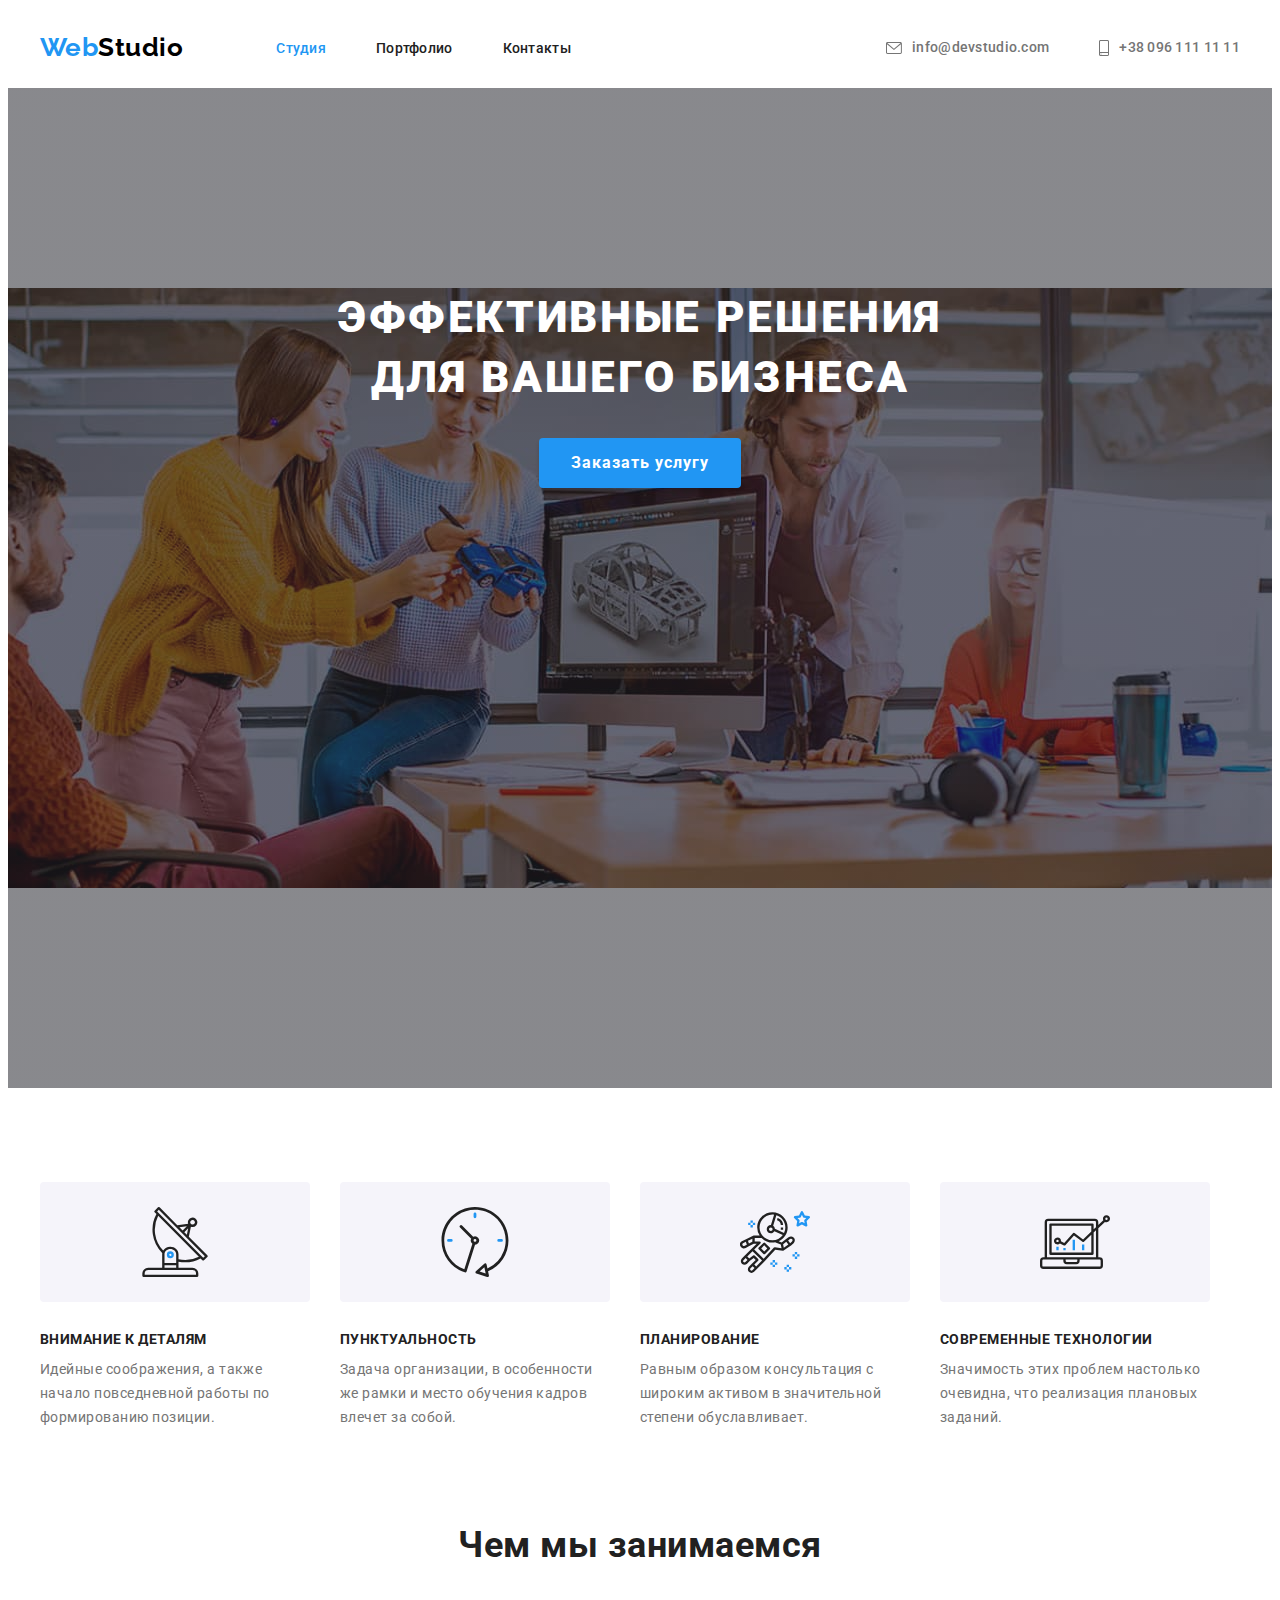
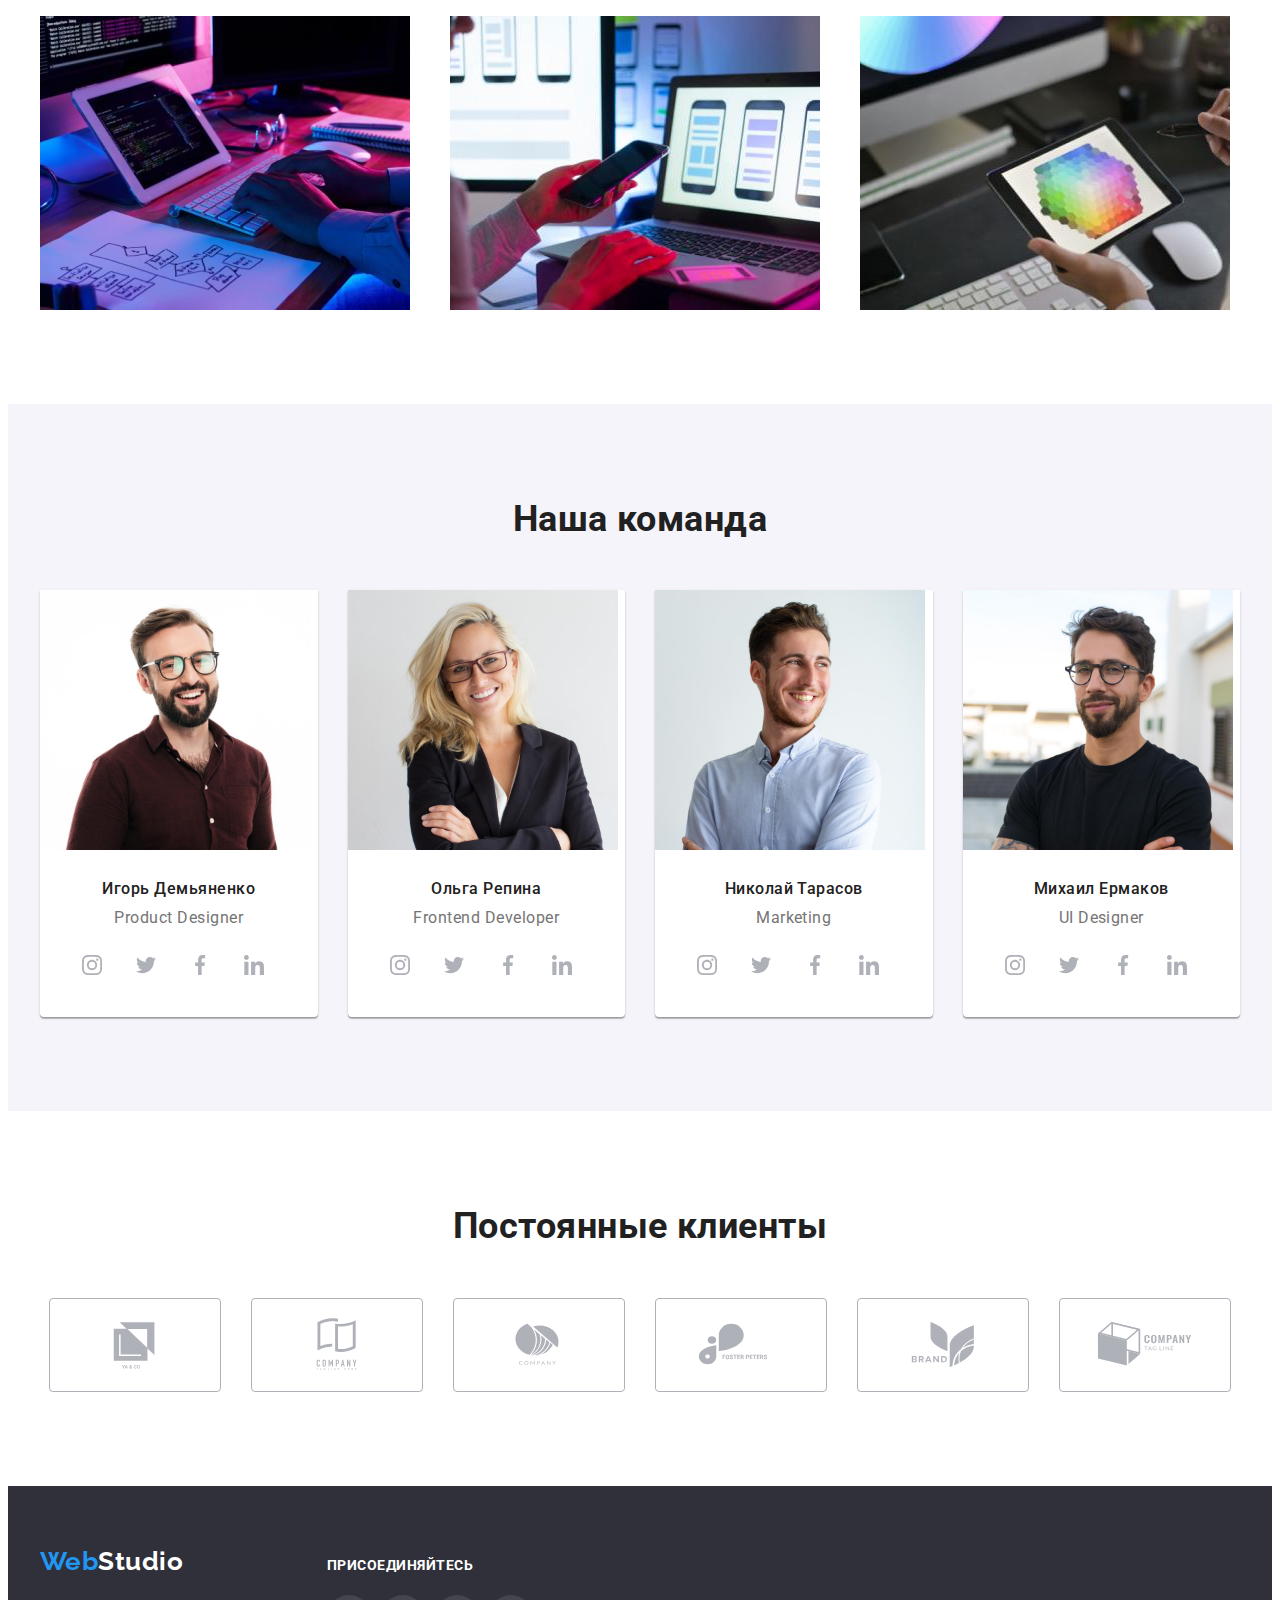
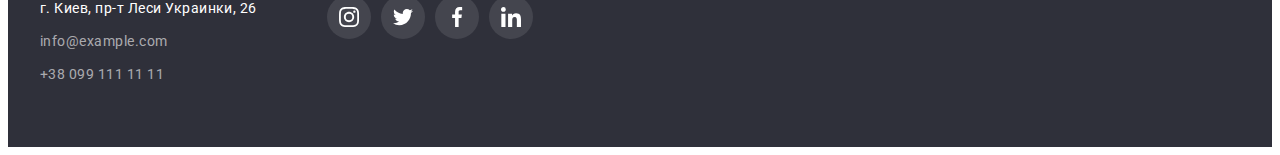
<file: index.html>
<!DOCTYPE html>
<html lang="ru">

<head class="hearde">
    <meta charset="UTF-8">
    <meta http-equiv="X-UA-Compatible" content="IE=edge">
    <meta name="viewport" content="width=device-width, initial-scale=1.0">
    <title>WebStudio</title>
    <link rel="preconnect" href="https://fonts.gstatic.com">
    <link href="https://fonts.googleapis.com/css2?family=Raleway:wght@700&family=Roboto:wght@400;500;700;900&display=swap"
          rel="stylesheet">
    <link rel="stylesheet" href="https://cdnjs.cloudflare.com/ajax/libs/modern-normalize/1.0.0/modern-normalize.min.css"
          integrity="sha512-ISS7cAi1PEhQ8jnbJpJZMd29NlhNj4AWYyLOSp2CE/CsHxTCu+r+t0D2yoJudVrd0/8fTVPUVDzY5Tvli75u/g=="
          crossorigin="anonymous" referrerpolicy="no-referrer" />
    <link rel="stylesheet" href="./css/style.css">
</head>

<body>
    <!--Шапка сайта-->
    <header>
      <div class="conteiner nav">
        <a class="logo" href="/">Web<span class="logo-header">Studio</span></a>
        <!--Навигация по сайту-->
        <nav class="navigation">
          <ul class="navigation-list pointkiller">
            <li class="item"><a href="" class="navigation-link active-page">Студия</a></li>
            <li class="item"><a href="./portfolio.html" class="navigation-link">Портфолио</a></li>
            <li class="item"><a href="" class="navigation-link">Контакты</a></li>
          </ul>
        </nav>
        <ul class="contacts pointkiller">
          <li class="item">
            <a class="contacts-link" href="mailto:info@devstudio.com" >
              <svg width="16" height="12" class="icon">
                <use href=./images/icons.svg#icon-envelope></use>
              </svg>
              info@devstudio.com
            </a>
          </li>
          <li class="item">
            <a class="contacts-link" href="tel:+380961111111">
              <svg width="10" height="16" class="icon">
                <use href=./images/icons.svg#icon-smartphone></use>
              </svg>
              +38 096 111 11 11
            </a>
          </li>
        </ul>
      </div>
    </header>
    <!--Контент-->
    <main>
        <!--Секция Герой-->
        <section class="hero">
          <h1 class="hero-title">Эффективные решения <br> для вашего бизнеса</h1>
          <button class="hero-button" type="button">Заказать услугу</button>
        </section>
        <!--Секция Преимущества-->
        <section class="section">
            <!-- <h2>Наши преимущества</h2> -->
          <div class="conteiner">
            <ul class="feature pointkiller">
              <li class="item ">
                <div class="feature-icon">
                  <svg width="70" height="70">
                    <use href=./images/icons.svg#icon-antenna></use>
                  </svg>
                </div>
                <h3 class="feature-title">Внимание к деталям</h3>
                <p class="feature-description">Идейные соображения, а также начало повседневной работы по формированию позиции.</p>
              </li>
              <li class="item">
                <div class="feature-icon">
                  <svg width="70" height="70">
                    <use href=./images/icons.svg#icon-clock></use>
                  </svg>
                </div>
                <h3 class="feature-title">Пунктуальность</h3>
                <p class="feature-description">Задача организации, в особенности же рамки и место обучения кадров влечет за собой.</p>
              </li>
              <li class="item">
                <div class="feature-icon">
                  <svg width="70" height="70">
                    <use href=./images/icons.svg#icon-astronaut></use>
                  </svg>
                </div>
                <h3 class="feature-title">Планирование</h3>
                <p class="feature-description">Равным образом консультация с широким активом в значительной степени обуславливает.</p>
              </li>
              <li class="item">
                <div class="feature-icon">
                  <svg width="70" height="70">
                    <use href=./images/icons.svg#icon-diagram></use>
                  </svg>
                </div>
                <h3 class="feature-title">Современные технологии</h3>
                <p class="feature-description">Значимость этих проблем настолько очевидна, что реализация плановых заданий.</p>
              </li>
            </ul>
        <!--Секция Чем мы занимаемся-->
            <h2 class="section-title">Чем мы занимаемся</h2>
            <ul class="work pointkiller">
              <li class="item">
                <a href="" class="work-link">
                <img class="work-img" src="./images/box1.jpg" alt="Изображение ноутбука с макетами"
                width="370" height="294"></a>
              </li>
              <li class="item">
                <a href="" class="work-link">
                <img class="work-img"  src="./images/box2.jpg" alt="Изображение ноутбука с макетами"
                width="370" height="294"></a>
              </li>
              <li class="item">
                <a href="" class="work-link">
                <img  class="work-img" src="./images/box3.jpg" alt="Изображение планшета с цветовой диаграммой"
                width="370" height="294"></a>
              </li>
            </ul>
          </div>
        </section>
        <!--Секция Наша команда-->
        <section class="section secondary">
          <div class="conteiner">
            <h2 class="section-title">Наша команда</h2>
            <ul class="team pointkiller">
              <li class="card">
                <img class="team-img" src="./images/tm1.jpg" alt="Фото Игоря Демьяненко" width="270" height="260">
                <div class="team-box">
                  <h3 class="team-title">Игорь Демьяненко</h3>
                  <p class="team-description">Product Designer</p>
                  <ul class="team-social pointkiller">
                    <li class="social">
                      <a href="" class="link" >
                        <svg width="20" height="20" class="icon" >
                          <use href=./images/icons.svg#icon-instagram></use>
                        </svg>
                      </a>
                    </li>
                    <li class="social">
                      <a href="" class="link">
                        <svg width="20" height="20" class="icon" >
                          <use href=./images/icons.svg#icon-twitter></use>
                        </svg>
                      </a>
                    </li>
                    <li class="social">
                      <a href="" class="link">
                        <svg width="20" height="20" class="icon" >
                          <use href=./images/icons.svg#icon-facebook></use>
                        </svg>
                      </a>
                    </li>
                    <li class="social">
                      <a href="" class="link">
                        <svg width="20" height="20" class="icon" >
                          <use href=./images/icons.svg#icon-linkedin></use>
                        </svg>
                      </a>
                    </li>
                  </ul>
                </div>
              </li>
              <li class="card">
                <img class="team-img" src="./images/tm2.jpg" alt="Фото Ольги Репиной" width="270" height="260">
                  <div class="team-box">
                    <h3 class="team-title">Ольга Репина</h3>
                    <p class="team-description">Frontend Developer</p>
                    <ul class="team-social pointkiller">
                      <li class="social">
                        <a href="" class="link">
                          <svg width="20" height="20" class="icon">
                            <use href=./images/icons.svg#icon-instagram></use>
                          </svg>
                        </a>
                      </li>
                      <li class="social">
                        <a href="" class="link">
                          <svg width="20" height="20" class="icon">
                            <use href=./images/icons.svg#icon-twitter></use>
                          </svg>
                        </a>
                      </li>
                      <li class="social">
                        <a href="" class="link">
                          <svg width="20" height="20" class="icon">
                            <use href=./images/icons.svg#icon-facebook></use>
                          </svg>
                        </a>
                      </li>
                      <li class="social">
                        <a href="" class="link">
                          <svg width="20" height="20" class="icon">
                            <use href=./images/icons.svg#icon-linkedin></use>
                          </svg>
                        </a>
                      </li>
                    </ul>
                  </div>
              </li>
              <li class="card">
                    <img class="team-img" src="./images/tm3.jpg" alt="Фото Николая Тарасова" width="270" height="260">
                    <div class="team-box">
                      <h3 class="team-title">Николай Тарасов</h3>
                      <p class="team-description">Marketing</p>
                      <ul class="team-social pointkiller">
                        <li class="social">
                          <a href="" class="link">
                            <svg width="20" height="20" class="icon">
                              <use href=./images/icons.svg#icon-instagram></use>
                            </svg>
                          </a>
                        </li>
                        <li class="social">
                          <a href="" class="link">
                            <svg width="20" height="20" class="icon">
                              <use href=./images/icons.svg#icon-twitter></use>
                            </svg>
                          </a>
                        </li>
                        <li class="social">
                          <a href="" class="link">
                            <svg width="20" height="20" class="icon">
                              <use href=./images/icons.svg#icon-facebook></use>
                            </svg>
                          </a>
                        </li>
                        <li class="social">
                            <a href="" class="link">
                              <svg width="20" height="20" class="icon">
                                <use href=./images/icons.svg#icon-linkedin></use>
                              </svg>
                            </a>
                        </li>
                      </ul>
                    </div>
              </li>
              <li class="card">
                        <img class="team-img" src="./images/tm4.jpg" alt="Фото Михаила Ермакова" width="270" height="260">
                        <div class="team-box">
                          <h3 class="team-title">Михаил Ермаков</h3>
                          <p class="team-description">UI Designer</p>
                        <ul class="team-social pointkiller">
                          <li class="social">
                            <a href="" class="link">
                              <svg width="20" height="20" class="icon">
                                <use href=./images/icons.svg#icon-instagram></use>
                              </svg>
                            </a>
                          </li>
                          <li class="social">
                            <a href="" class="link">
                              <svg width="20" height="20" class="icon">
                                <use href=./images/icons.svg#icon-twitter></use>
                              </svg>
                            </a>
                          </li>
                          <li class="social">
                            <a href="" class="link">
                              <svg width="20" height="20" class="icon">
                                <use href=./images/icons.svg#icon-facebook></use>
                              </svg>
                            </a>
                          </li>
                          <li class="social">
                            <a href="" class="link">
                              <svg width="20" height="20" class="icon">
                                <use href=./images/icons.svg#icon-linkedin></use>
                              </svg>
                            </a>
                          </li>
                        </ul>
                    </div>
              </li>
            </ul>
          </div>
        </section>
        <!--Секция Постоянные клиенты-->
        <section class="section" >
          <div class="conteiner">
            <h2 class="section-title">Постоянные клиенты</h2>
              <ul class="clients pointkiller">
                <li class="item">
                  <a href="" class="clients-link">
                    <svg width="106" height="60" class="icon">
                      <use href=./images/icons.svg#icon-Client1></use>
                    </svg>
                  </a>
                </li>
                <li class="item">
                  <a href="" class="clients-link">
                    <svg width="106" height="60" class="icon">
                      <use href=./images/icons.svg#icon-Client2></use>
                    </svg>
                  </a>
                </li>
                <li class="item">
                  <a href="" class="clients-link">
                    <svg width="106" height="60" class="icon">
                      <use href=./images/icons.svg#icon-Client3></use>
                    </svg>
                  </a>
                </li>
                <li class="item">
                  <a href="" class="clients-link">
                    <svg width="106" height="60" class="icon">
                      <use href=./images/icons.svg#icon-Client4></use>
                    </svg>
                  </a>
                </li>
                <li class="item">
                  <a href="" class="clients-link">
                    <svg width="106" height="60" class="icon">
                      <use href=./images/icons.svg#icon-Client5></use>
                    </svg>
                  </a>
                </li>
                <li class="item">
                  <a href="" class="clients-link">
                    <svg width="106" height="60" class="icon">
                      <use href=./images/icons.svg#icon-Client6></use>
                    </svg>
                  </a>
                </li>
              </ul>
          </div>
        </section>
    </main>
    <!--Подвал-->
    <footer class="footer">
      <div class="conteiner box">
        <div class="address-box">
          <a class="logo bottom pointkiller" href="/">Web<span class="logo-footer">Studio</span></a>
          <address class="address">
              <p class="address-text">г. Киев, пр-т Леси Украинки, 26</p>
              <ul class="address-list pointkiller">
                  <li><a href="mailto:info@example.com" class="address-link">info@example.com</a></li>
                  <li><a href="tel:+380991111111" class="address-link">+38 099 111 11 11</a></li>
              </ul>
          </address>
        </div>
        <div class="join-box">
          <h2 class="join">Присоединяйтесь</h2>
          <ul class="join-list pointkiller">
            <li class="join-social">
              <a href="" class="link">
                <svg width="20" height="20" class="icon">
                  <use href=./images/icons.svg#icon-instagram></use>
                </svg>
              </a>
            </li>
            <li class="join-social">
              <a href="" class="link">
                <svg width="20" height="20" class="icon">
                  <use href=./images/icons.svg#icon-twitter></use>
                </svg>
              </a>
            </li>
            <li class="join-social">
              <a href="" class="link">
                <svg width="20" height="20" class="icon">
                  <use href=./images/icons.svg#icon-facebook></use>
                </svg>
              </a>
            </li>
            <li class="join-social">
              <a href="" class="link">
                <svg width="20" height="20" class="icon">
                  <use href=./images/icons.svg#icon-linkedin></use>
                </svg>
              </a>
            </li>
          </ul>
        </div>
      </div>
    </footer>
</body>
</html>
</file>
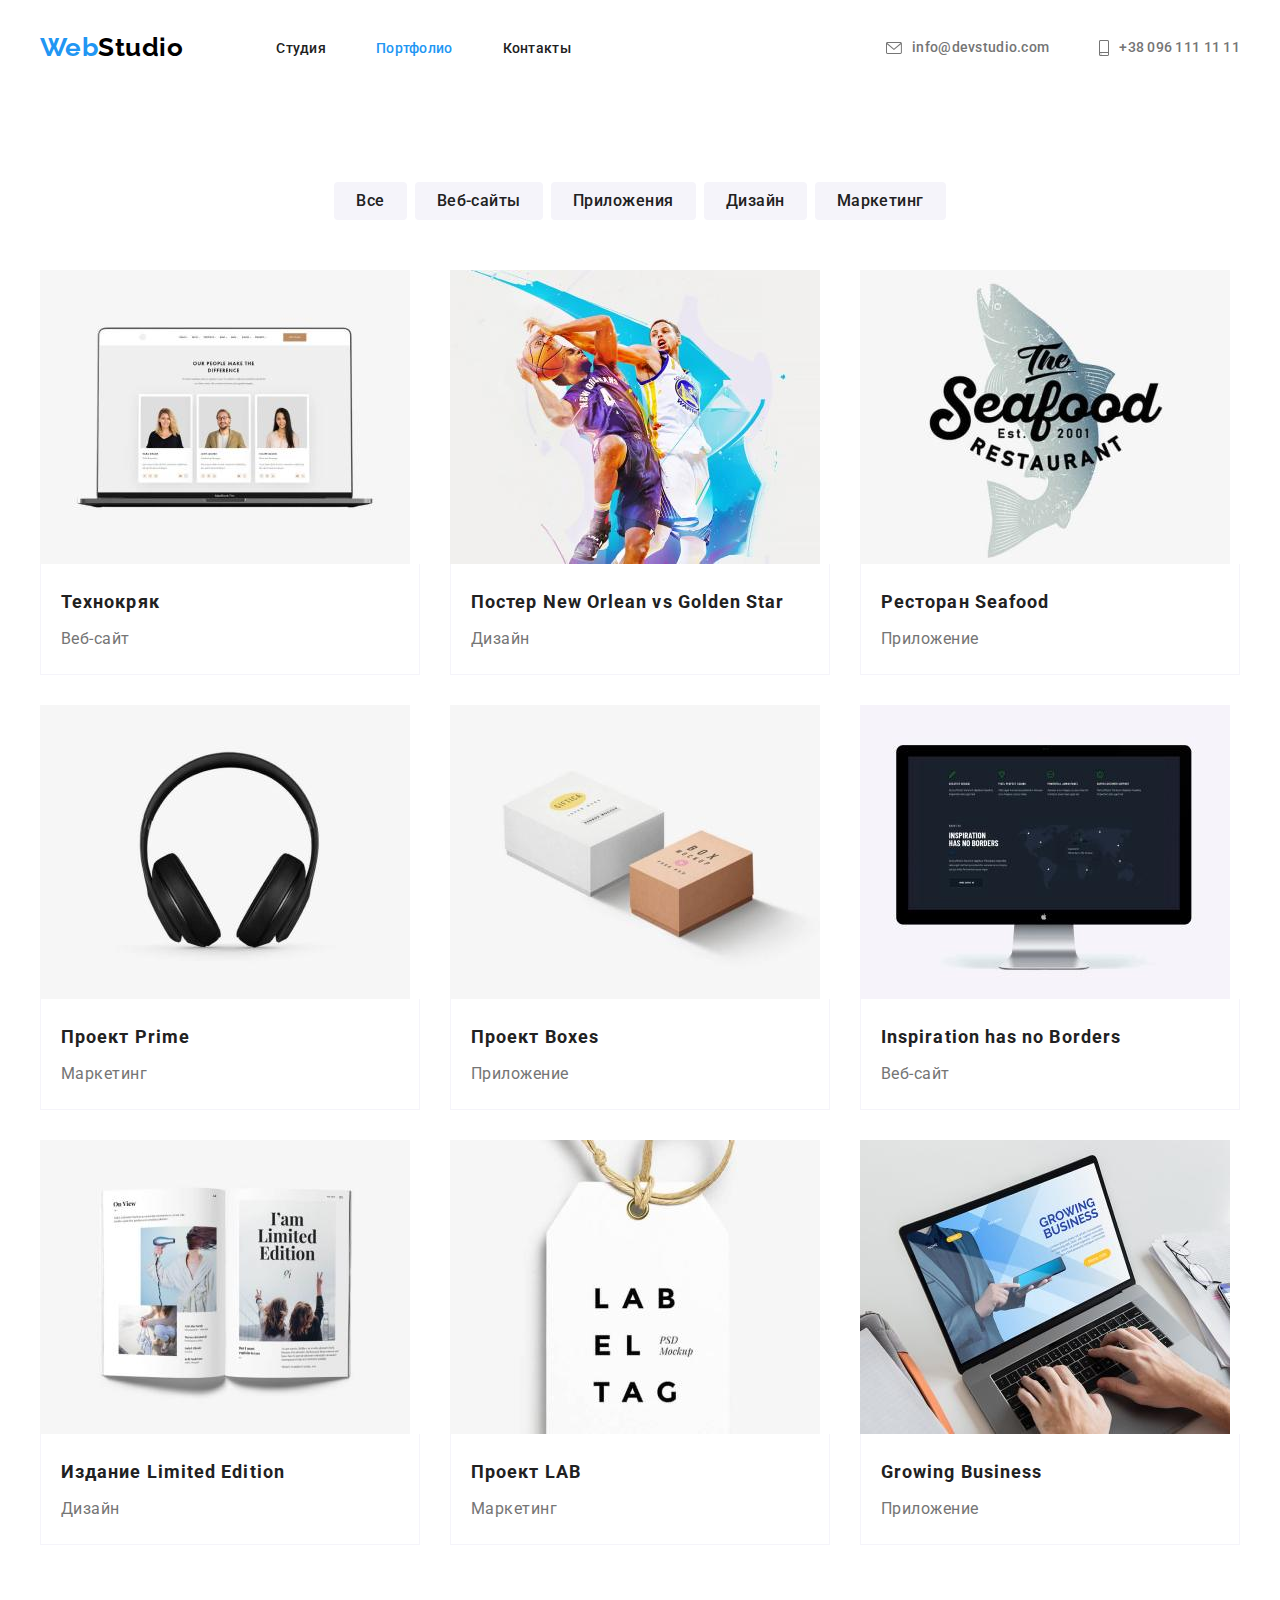
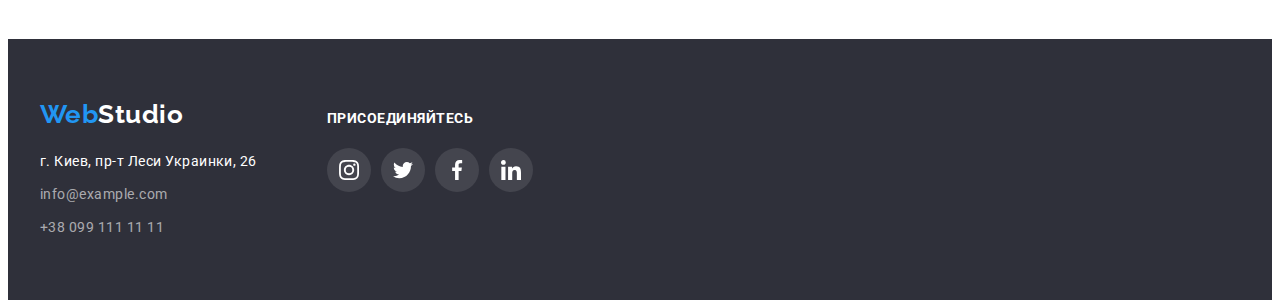
<file: portfolio.html>
<!DOCTYPE html>
<html lang="ru">
<head>
  <meta charset="UTF-8">
  <meta http-equiv="X-UA-Compatible" content="IE=edge">
  <meta name="viewport" content="width=device-width, initial-scale=1.0">
  <title>WebStudio</title>
  <link rel="preconnect" href="https://fonts.gstatic.com">
  <link href="https://fonts.googleapis.com/css2?family=Raleway:wght@700&family=Roboto:wght@400;500;700;900&display=swap"
    rel="stylesheet">
  <link rel="stylesheet" href="https://cdnjs.cloudflare.com/ajax/libs/modern-normalize/1.0.0/modern-normalize.min.css"
    integrity="sha512-ISS7cAi1PEhQ8jnbJpJZMd29NlhNj4AWYyLOSp2CE/CsHxTCu+r+t0D2yoJudVrd0/8fTVPUVDzY5Tvli75u/g=="
    crossorigin="anonymous" referrerpolicy="no-referrer" />
  <link rel="stylesheet" href="./css/style.css">
</head>
<body>
    <!--Шапка сайта-->
    <header class="hearde">
      <div class="conteiner nav">
        <a class="logo" href="./">Web<span class="logo-header">Studio</span></a>
        <!--Навигация по сайту-->
        <nav class="navigation">
          <ul class="navigation-list pointkiller">
            <li class="item"><a href="./index.html" class="navigation-link">Студия</a></li>
            <li class="item"><a href="" class="navigation-link active-page">Портфолио</a></li>
            <li class="item"><a href="" class="navigation-link">Контакты</a></li>
          </ul>
        </nav>
        <ul class="contacts pointkiller">
          <li class="item">
            <a class="contacts-link" href="mailto:info@devstudio.com">
              <svg width="16" height="12" class="icon">
                <use href=./images/icons.svg#icon-envelope></use>
              </svg>
              info@devstudio.com
            </a>
          </li>
          <li class="item">
            <a class="contacts-link" href="tel:+380961111111">
              <svg width="10" height="16" class="icon">
                <use href=./images/icons.svg#icon-smartphone></use>
              </svg>
              +38 096 111 11 11
            </a>
          </li>
        </ul>
      </div>
    </header>
    <!--Секция портфолио-->
    <section class="section">
        <!-- <h1 class="section-title">Портфолио</h1>   -->
      <div class="conteiner">
        <ul class="filter-list pointkiller">
            <li class="item"><button class="button" type="button">Все</button></li>
            <li class="item"><button class="button" type="button">Веб-сайты</button></li>
            <li class="item"><button class="button" type="button">Приложения</button></li>
            <li class="item"><button class="button" type="button">Дизайн</button></li>
            <li class="item"><button class="button" type="button">Маркетинг</button></li>
        </ul>
        <ul class="examples pointkiller">
          <li class="item">
            <a href="" class="examples-link" >
              <img class="examples-img" src="./images/pf1.jpg" alt="Ноутбук" width="370" height="294">               
              <div class="examples-box">
                <h2 class="examples-title">Технокряк</h2>
                <p class="examples-description">Веб-сайт</p>
              </div>
            </a>
          </li>
          <li class="item">
            <a href="" class="examples-link">
              <img class="examples-img" src="./images/pf2.jpg" alt="Баскетболисты" width="370" height="294">
              <div class="examples-box">
                <h2 class="examples-title">Постер New Orlean vs Golden Star</h2>
                <p class="examples-description">Дизайн</p>
              </div>
            </a>
          </li>
          <li class="item">
            <a href="" class="examples-link">
              <img class="examples-img" src="./images/pf3.jpg" alt="Логотип ресторана" width="370" height="294">
              <div class="examples-box"> 
                <h2 class="examples-title">Ресторан Seafood</h2>
                <p class="examples-description">Приложение</p>
              </div>
            </a>
          </li>
          <li class="item">
            <a href="" class="examples-link">
              <img class="examples-img" src="./images/pf4.jpg" alt="Наушники" width="370" height="294">
              <div class="examples-box">
                <h2 class="examples-title">Проект Prime</h2>
                <p class="examples-description">Маркетинг</p>
              </div>
            </a>
          </li>
          <li class="item">
            <a href="" class="examples-link">
              <img class="examples-img" src="./images/pf5.jpg" alt="Коробки" width="370" height="294">
              <div class="examples-box">
                <h2 class="examples-title">Проект Boxes</h2>
                <p class="examples-description">Приложение</p>
              </div>
            </a>
          </li>
          <li class="item">
            <a href="" class="examples-link">
              <img class="examples-img" src="./images/pf6.jpg" alt="Монитор" width="370" height="294">
              <div class="examples-box">
                <h2 class="examples-title">Inspiration has no Borders</h2>
                <p class="examples-description">Веб-сайт</p>
              </div>
            </a>
          </li>
          <li class="item">
            <a href="" class="examples-link">
              <img class="examples-img" src="./images/pf7.jpg" alt="Журнал" width="370" height="294">
              <div class="examples-box">
                <h2 class="examples-title">Издание Limited Edition</h2>
                <p class="examples-description">Дизайн</p>
              </div>
            </a>
          </li>
          <li class="item">
            <a href="" class="examples-link">
              <img class="examples-img" src="./images/pf8.jpg" alt="Этикетка" width="370" height="294">
              <div class="examples-box">
                <h2 class="examples-title">Проект LAB</h2>
                <p class="examples-description">Маркетинг</p>
              </div>
            </a>
          </li>
          <li class="item">
            <a href="" class="examples-link">
              <img class="examples-img" src="./images/pf9.jpg" alt="Ноутбук" width="370" height="294">
              <div class="examples-box">
                <h2 class="examples-title">Growing Business</h2>
                <p class="examples-description">Приложение</p>
              </div>
            </a>
          </li>
        </ul>
      </div>
    </section>
    <!--Подвал-->
    <footer class="footer">
      <div class="conteiner box">
        <div class="address-box">
          <a class="logo bottom pointkiller" href="/">Web<span class="logo-footer">Studio</span></a>
          <address class="address">
            <p class="address-text">г. Киев, пр-т Леси Украинки, 26</p>
            <ul class="address-list pointkiller">
              <li><a href="mailto:info@example.com" class="address-link">info@example.com</a></li>
              <li><a href="tel:+380991111111" class="address-link">+38 099 111 11 11</a></li>
            </ul>
          </address>
        </div>
        <div class="join-box">
          <h2 class="join">Присоединяйтесь</h2>
          <ul class="join-list pointkiller">
            <li class="join-social">
              <a href="" class="link">
                <svg width="20" height="20" class="icon">
                  <use href=./images/icons.svg#icon-instagram></use>
                </svg>
              </a>
            </li>
            <li class="join-social">
              <a href="" class="link">
                <svg width="20" height="20" class="icon">
                  <use href=./images/icons.svg#icon-twitter></use>
                </svg>
              </a>
            </li>
            <li class="join-social">
              <a href="" class="link">
                <svg width="20" height="20" class="icon">
                  <use href=./images/icons.svg#icon-facebook></use>
                </svg>
              </a>
            </li>
            <li class="join-social">
              <a href="" class="link">
                <svg width="20" height="20" class="icon">
                  <use href=./images/icons.svg#icon-linkedin></use>
                </svg>
              </a>
            </li>
          </ul>
        </div>
      </div>
    </footer>
</body>
</html>
</file>
<file: css/style.css>
:root {
  --primary-text-color: #757575;
  --secondary-text-color: #212121;
  --accent-text-color: #2196f3;
  --link-text-color: rgba(255, 255, 255, 0.6);
  --black-text-color: #000000;
  --white-text-color: #ffffff;
  --bg-section-color: #f5f4fa;

  --bg-button-color: #f5f4fa;
  --bg-hero-button-color: #188ce8;
  --active-bg-button-color: #2196f3;

  --icon-color: #afb1b8;
}

body {
  background-color: var(--white-text-color);
  color: var(--primary-text-color);
  font-family: Roboto, sans-serif;
  letter-spacing: 0.03em;
}
.pointkiller {
  list-style: none;
  margin: 0;
  padding: 0;
}
.conteiner {
  width: 1200px;
  margin-left: auto;
  margin-right: auto;

  padding-left: 15px;
  padding-right: 15px;

  /* outline: 2px solid tomato; */
}
/*ШАПКА*/
/*стилизация логотипа*/
.header {
  border-bottom: 1px solid #ececec;
}
.conteiner.nav {
  display: flex;
  align-items: center;
  padding-left: 15px;
  padding-right: 15px;
}
.logo {
  font-family: Raleway, sans-serif;
  font-weight: 700;
  font-size: 26px;
  line-height: 1.2;
  letter-spacing: inherit;
  color: var(--accent-text-color);
  text-decoration: none;
}
.logo-header {
  color: var(--black-text-color);
}
.logo-footer {
  color: var(--white-text-color);
}
/*стилизация меню навигации*/
.navigation-list {
  display: flex;
  margin-left: 93px;
}
.navigation-list .item:not(:last-child) {
  margin-right: 50px;
}
.navigation-link {
  display: block;
  padding-top: 32px;
  padding-bottom: 32px;

  font-weight: 500;
  font-size: 14px;
  line-height: 1.143;
  letter-spacing: 0.02em;
  color: var(--secondary-text-color);
}
.navigation-link.active-page {
  color: var(--accent-text-color);
}
.navigation-link {
  text-decoration: none;
}
.navigation-link:hover,
.navigation-link:focus {
  color: var(--accent-text-color);
}
/*стилизация контактных ссылок*/
.contacts {
  display: flex;
  margin-left: auto;

  font-weight: 500;
  font-size: 14px;
  line-height: 1.14;
  letter-spacing: 0.02em;
  color: var(--primary-text-color);
}
.contacts .item:not(:last-child) {
  margin-right: 50px;
}
.contacts-link {
  display: flex;
  align-items: center;
  justify-content: center;
  padding-top: 32px;
  padding-bottom: 32px;
  color: inherit;
  fill: currentColor;
  text-decoration: none;
}
.contacts-link:hover,
.contacts-link:focus {
  color: var(--accent-text-color);
  fill: var(--accent-text-color);
}
.contacts-link .icon {
  margin-right: 10px;
}
/*ШАПКА*/

/*СЕКЦИИ ОСНОВНОГО КОНТЕНТА*/
/* секция-герой */
.hero {
  max-width: 1600px;
  height: 600px;
  padding-top: 200px;
  padding-bottom: 200px;
  margin-right: auto;
  margin-left: auto;

  background-image: linear-gradient(rgba(47, 48, 58, 0.4), rgba(47, 48, 58, 0.4)),
    url(../images/herobg.jpg);
  background-color: #c4c4c4;
  text-align: center;
  background-repeat: no-repeat;
  background-position: center;
}
.hero-title {
  margin-top: 0;
  margin-bottom: 30px;

  font-weight: 900;
  font-size: 44px;
  line-height: 1.36;
  letter-spacing: 0.06em;
  text-transform: uppercase;
  color: var(--white-text-color);
}
.hero-button {
  padding: 10px 32px;
  border-radius: 4px;
  border-width: 0;
  border-color: transparent;
  height: 50px;
  min-width: 200px;
  text-align: center;

  font-family: inherit;
  font-weight: 700;
  font-size: 16px;
  line-height: 1.87;
  letter-spacing: 0.06em;
  cursor: pointer;
  background-color: var(--active-bg-button-color);
  color: var(--white-text-color);

  box-shadow: 0px 4px 4px rgba(0, 0, 0, 0.15);
}
.hero-button:hover,
.hero-button:focus {
  background-color: var(--bg-hero-button-color);
}
/* секции основных разделов */
.section {
  padding-top: 94px;
  padding-bottom: 94px;
  color: var(--primary-text-color);
}
.section-title {
  margin-top: 0;
  margin-bottom: 50px;
  text-align: center;

  font-size: 36px;
  line-height: 1.17;
  color: var(--secondary-text-color);
}
/*преимущества*/
.feature {
  display: flex;
  margin-bottom: 94px;

  color: var(--primary-text-color);
  font-size: 14px;
  line-height: 1.71;
}
.feature .item {
  flex-basis: 270px;
}
.feature-icon {
  display: flex;
  margin-bottom: 30px;
  height: 120px;
  width: 270px;
  justify-content: center;
  align-items: center;
  border-radius: 4px;

  background-color: var(--bg-section-color);
}

.feature .item:not(:last-child) {
  margin-right: 30px;
}
.feature-title {
  margin-top: 0;
  margin-bottom: 10px;

  font-size: 14px;
  line-height: 1.14;
  text-transform: uppercase;
  color: var(--secondary-text-color);
}
.feature-description {
  margin: 0;
}
/*Чем мы занимаемся*/
.work {
  display: flex;
}
.work .item {
  flex-basis: calc((100% - 30px * 2) / 3);
}
.work .item:not(:last-child) {
  margin-right: 30px;
}
.work-img {
  display: block;
}
/*Наша команда*/
.secondary {
  background-color: var(--bg-section-color);
}
.team {
  display: flex;
}
.card {
  flex-basis: calc((100% - 30px * 3) / 4);
  border-radius: 0 0 4px 4px;
  box-shadow: 0px 1px 3px rgba(0, 0, 0, 0.12), 0px 1px 1px rgba(0, 0, 0, 0.14),
    0px 2px 1px rgba(0, 0, 0, 0.2);

  text-align: center;

  background-color: #ffffff;
}
.card:not(:last-child) {
  margin-right: 30px;
}
.team-social {
  display: flex;
  align-items: center;
}

.social .link {
  display: flex;
  display: inline-flex;
  width: 44px;
  height: 44px;
  border-radius: 50%;
  align-items: center;
  justify-content: center;
  fill: var(--icon-color);
}

.social .link:hover {
  fill: var(--white-text-color);
  background-color: var(--accent-text-color);
  box-shadow: 0px 4px 4px rgba(0, 0, 0, 0.25);
}

.social:not(:last-child) {
  margin-right: 10px;
}
.team-link {
  text-decoration: none;
}
.team-img {
  display: block;
}
.team-box {
  padding: 30px;
}
.team-title {
  margin-top: 0;
  margin-bottom: 10px;

  font-weight: 500;
  font-size: 16px;
  line-height: 1.17;
  color: var(--secondary-text-color);
}
.team-description {
  margin-top: 0;
  margin-bottom: 16px;

  font-size: 16px;
  line-height: 1.17;
  color: var(--primary-text-color);
}
.clients {
  display: flex;
  justify-content: center;
}
.clients .item:not(:last-child) {
  margin-right: 30px;
}
.clients-link {
  display: flex;
  /* display: inline-flex; */
  height: 92px;
  width: 170px;
  justify-content: center;
  align-items: center;

  fill: var(--icon-color);

  border: 1px solid #afb1b8;
  border-radius: 4px;
}
.clients-link:hover,
.clients-link:focus {
  cursor: pointer;
  fill: var(--accent-text-color);
  border-color: var(--accent-text-color);
}

/*СЕКЦИИ ОСНОВНОГО КОНТЕНТА*/

/*-----------------------------------------------*/

/*СТРАНИЦА ПОРТФОЛИО*/
/* кнопки навигации */
.button {
  padding: 6px 22px;
  border-radius: 4px;
  border-width: 0;
  border-color: transparent;

  font-family: inherit;
  font-weight: 500;
  font-size: 16px;
  line-height: 1.62;
  letter-spacing: inherit;
  background-color: var(--bg-section-color);
  color: var(--secondary-text-color);
}
.button:hover,
.button:focus {
  cursor: pointer;

  background-color: var(--active-bg-button-color);
  color: var(--white-text-color);

  box-shadow: 0px 4px 4px rgba(0, 0, 0, 0.25);
}
.filter-list {
  display: flex;
  justify-content: center;
  margin-bottom: 50px;
}
.filter-list .item:not(:last-child) {
  margin-right: 8px;
}
/* секция работ */
.examples {
  display: flex;
  flex-wrap: wrap;
}
.examples .item {
  flex-basis: calc((100% - 30px * 2) / 3);
}
.examples .item:not(:nth-child(3n)) {
  margin-right: 30px;
}
.examples .item:not(:nth-last-child(-n + 3)) {
  margin-bottom: 30px;
}
.examples .item:hover {
  box-shadow: 0px 4px 4px rgba(0, 0, 0, 0.25);
}
.examples-link {
  text-decoration: none;
}
.examples-img {
  display: block;
}
.examples-box {
  padding: 20px;
  border-bottom: 1px solid var(--bg-section-color);
  border-left: 1px solid var(--bg-section-color);
  border-right: 1px solid var(--bg-section-color);
}
.examples-title {
  margin-top: 0;
  margin-bottom: 4px;

  font-size: 18px;
  line-height: 2;
  letter-spacing: 0.06em;
  color: var(--secondary-text-color);
}
.examples-description {
  margin: 0;
  font-size: 16px;
  line-height: 1.87;
  color: var(--primary-text-color);
}
.examples-title:hover,
.examples-title:focus {
  color: var(--accent-text-color);
}
.examples-description:hover,
.examples-description:focus {
  color: var(--accent-text-color);
}
/*СТРАНИЦА ПОРТФОЛИО*/
/*-----------------------------------------------*/
/*Футер*/
.footer {
  /*временно для видимости белого текста*/
  padding-top: 60px;
  padding-bottom: 60px;
  background-color: #2f303a;
}
.box {
  display: flex;
  align-items: baseline;
}
.address-box {
  margin-right: 70px;
}

.logo.bottom {
  display: inline-block;
  margin-bottom: 20px;
}

.address-text {
  margin-top: 0;
  margin-bottom: 9px;

  font-style: normal;
  font-size: 14px;
  line-height: 1.71;
  color: var(--white-text-color);
}
.address-list li:not(:last-child) {
  margin-bottom: 9px;
}
.address-link {
  font-style: normal;
  font-size: 14px;
  line-height: 1.71;
  color: var(--link-text-color);
  text-decoration: none;
}
.address-link:hover,
.address-link:focus {
  color: var(--accent-text-color);
}
.join {
  margin-top: 0;
  margin-bottom: 20px;

  font-weight: 700;
  font-size: 14px;
  line-height: 1.41;
  color: var(--white-text-color);
  text-decoration: none;
  text-transform: uppercase;
}
.join-list {
  display: flex;
}
.join-social .link {
  display: flex;
  display: inline-flex;
  width: 44px;
  height: 44px;
  border-radius: 50%;
  background-color: rgba(255, 255, 255, 0.1);
  align-items: center;
  justify-content: center;
  fill: var(--white-text-color);
}
.join-social:not(:last-child) {
  margin-right: 10px;
}
.join-social:hover,
.join-social:focus {
  border-radius: 50%;
  background-color: var(--accent-text-color);
  cursor: pointer;
}

/*Футер*/
</file>
